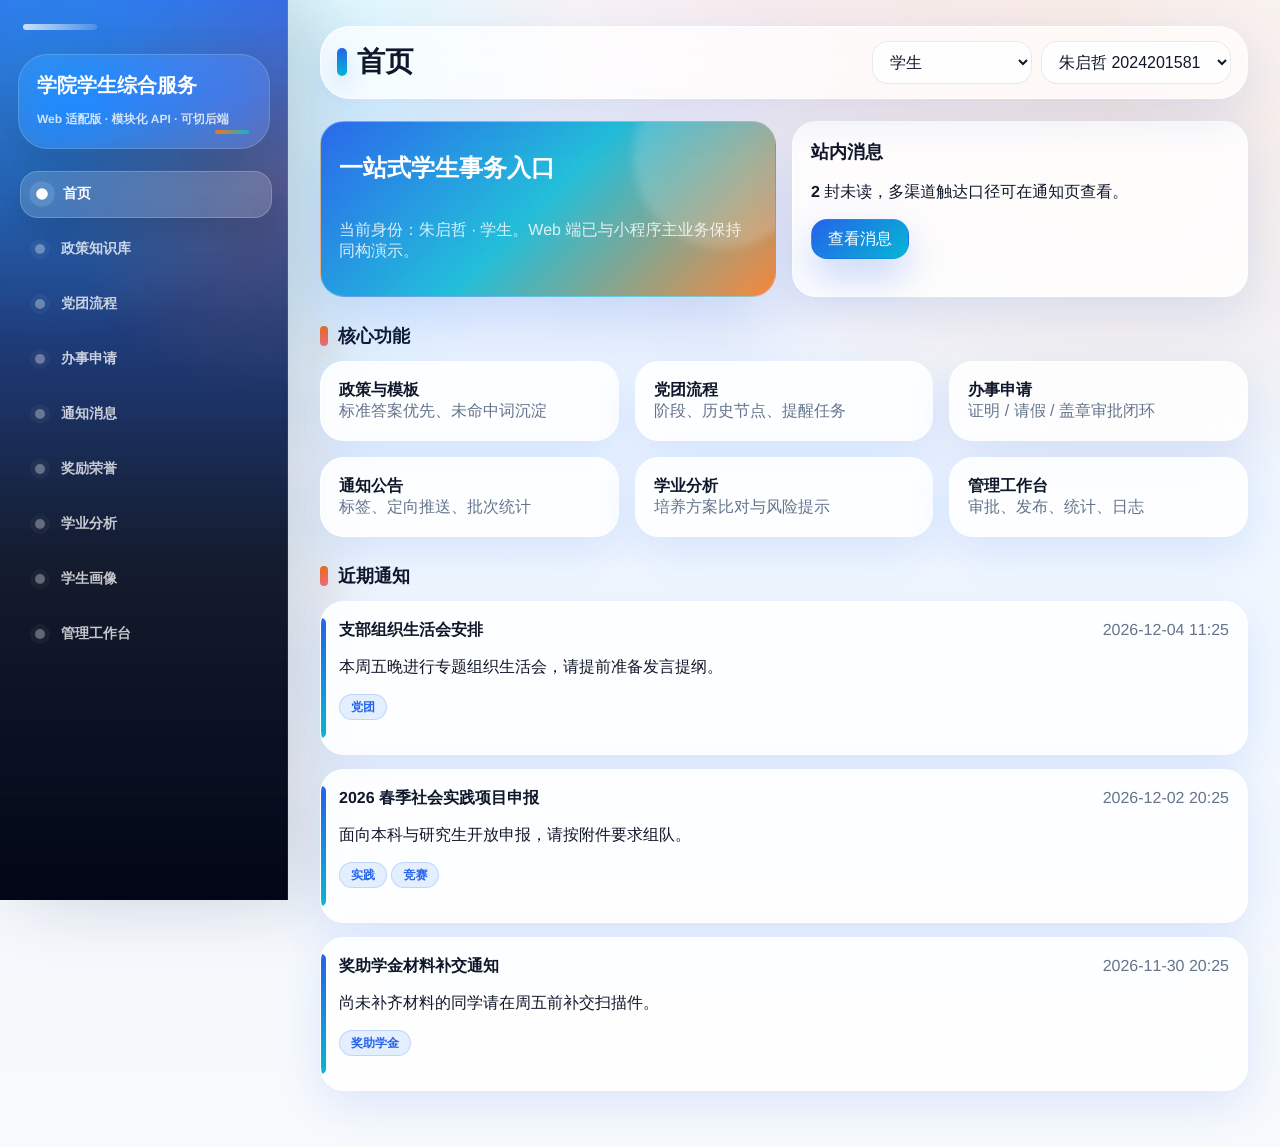
<file: web/index.html>
<!doctype html>
<html lang="zh-CN">
  <head>
    <meta charset="UTF-8" />
    <meta name="viewport" content="width=device-width, initial-scale=1.0" />
    <title>学院学生综合服务与党团管理平台</title>
    <link rel="stylesheet" href="./styles.css" />
  </head>
  <body>
    <div id="app"></div>
    <script type="module" src="./src/app.js"></script>
  </body>
</html>
</file>
<file: web/styles.css>
:root {
  color-scheme: light;
  --bg: #eef6ff;
  --bg-2: #f8fafc;
  --surface: rgba(255, 255, 255, 0.86);
  --surface-strong: #ffffff;
  --surface-soft: rgba(239, 246, 255, 0.84);
  --surface-red: rgba(239, 246, 255, 0.88);
  --primary: #2563eb;
  --primary-strong: #1d4ed8;
  --primary-soft: #dbeafe;
  --accent: #f97316;
  --accent-soft: #fff7ed;
  --cyan: #06b6d4;
  --rose: #fb7185;
  --party-red: #d92d20;
  --text: #0f172a;
  --muted: #64748b;
  --border: rgba(148, 163, 184, 0.22);
  --border-strong: rgba(148, 163, 184, 0.36);
  --danger: #d92d20;
  --warning: #f97316;
  --success: #059669;
  --info: #2563eb;
  --shadow: 0 24px 70px rgba(15, 23, 42, 0.14);
  --shadow-soft: 0 16px 46px rgba(37, 99, 235, 0.12);
  --shadow-tiny: 0 8px 22px rgba(15, 23, 42, 0.08);
  --radius-lg: 18px;
  --radius-xl: 24px;
  --radius-2xl: 30px;
  --glass: rgba(255, 255, 255, 0.72);
  --glass-border: rgba(255, 255, 255, 0.68);
}

* {
  box-sizing: border-box;
}

*::selection {
  background: rgba(37, 99, 235, 0.16);
}

html {
  min-width: 320px;
  background: var(--bg);
  scroll-behavior: smooth;
}

body {
  min-height: 100vh;
  margin: 0;
  color: var(--text);
  background:
    radial-gradient(circle at 11% 4%, rgba(34, 211, 238, 0.22), transparent 28%),
    radial-gradient(circle at 88% 12%, rgba(249, 115, 22, 0.14), transparent 26%),
    radial-gradient(circle at 60% 0%, rgba(217, 45, 32, 0.08), transparent 30%),
    linear-gradient(180deg, #f8fbff 0%, var(--bg) 42%, #f8fafc 100%);
  font-family: Inter, "SF Pro Display", -apple-system, BlinkMacSystemFont, "Segoe UI", "PingFang SC", "Microsoft YaHei", sans-serif;
  -webkit-font-smoothing: antialiased;
  text-rendering: geometricPrecision;
}

button,
input,
select,
textarea {
  font: inherit;
}

button {
  min-height: 40px;
  border: 1px solid rgba(37, 99, 235, 0.18);
  border-radius: 16px;
  padding: 0 16px;
  background:
    linear-gradient(180deg, rgba(255, 255, 255, 0.94), rgba(248, 250, 252, 0.88));
  color: var(--text);
  cursor: pointer;
  box-shadow: 0 8px 20px rgba(15, 23, 42, 0.06);
  transition:
    transform 0.22s cubic-bezier(.2,.9,.2,1.15),
    box-shadow 0.22s ease,
    border-color 0.22s ease,
    background 0.22s ease,
    color 0.22s ease;
}

button:hover:not(:disabled) {
  border-color: rgba(37, 99, 235, 0.38);
  box-shadow: 0 16px 34px rgba(37, 99, 235, 0.14);
  transform: translateY(-2px);
}

button:active:not(:disabled) {
  transform: scale(0.96);
}

button.primary {
  border-color: transparent;
  background: linear-gradient(135deg, var(--primary), var(--cyan));
  color: #fff;
  box-shadow: 0 18px 38px rgba(37, 99, 235, 0.26);
}

button.danger {
  border-color: rgba(217, 45, 32, 0.24);
  background: linear-gradient(180deg, #fff, #fff4f2);
  color: var(--danger);
}

button:disabled {
  opacity: 0.55;
  cursor: not-allowed;
  transform: none;
}

input,
select,
textarea {
  width: 100%;
  border: 1px solid var(--border);
  border-radius: 16px;
  padding: 11px 13px;
  background: rgba(255, 255, 255, 0.82);
  color: var(--text);
  outline: none;
  box-shadow: inset 0 1px 0 rgba(255, 255, 255, 0.82);
  transition:
    border-color 0.18s ease,
    box-shadow 0.18s ease,
    background 0.18s ease,
    transform 0.18s ease;
}

input:focus,
select:focus,
textarea:focus {
  border-color: rgba(37, 99, 235, 0.58);
  background: rgba(255, 255, 255, 0.96);
  box-shadow: 0 0 0 4px rgba(37, 99, 235, 0.12), inset 0 1px 0 rgba(255, 255, 255, 0.9);
}

input:disabled,
select:disabled,
textarea:disabled {
  background: rgba(226, 232, 240, 0.58);
  color: var(--muted);
}

input[type="checkbox"],
input[type="radio"] {
  width: auto;
  accent-color: var(--primary);
}

textarea {
  min-height: 104px;
  resize: vertical;
}

a {
  color: var(--primary);
  font-weight: 700;
  text-decoration: none;
}

a:hover {
  color: var(--primary-strong);
}

pre {
  overflow: auto;
  border: 1px solid rgba(15, 23, 42, 0.08);
  border-radius: 20px;
  padding: 14px;
  background: #101827;
  color: #e0f2fe;
  box-shadow: inset 0 1px 0 rgba(255, 255, 255, 0.08);
}

.shell {
  display: grid;
  grid-template-columns: 288px minmax(0, 1fr);
  min-height: 100vh;
}

.sidebar {
  position: sticky;
  top: 0;
  height: 100vh;
  padding: 24px 18px;
  color: #fff;
  overflow: auto;
  background:
    radial-gradient(circle at 18% 10%, rgba(34, 211, 238, 0.26), transparent 30%),
    radial-gradient(circle at 94% 20%, rgba(249, 115, 22, 0.22), transparent 28%),
    linear-gradient(180deg, rgba(37, 99, 235, 0.94), rgba(15, 23, 42, 0.98) 62%, #020617);
  box-shadow: inset -1px 0 0 rgba(255, 255, 255, 0.08), 22px 0 70px rgba(15, 23, 42, 0.16);
}

.sidebar::before {
  display: block;
  width: 74px;
  height: 6px;
  margin: 0 0 24px 5px;
  border-radius: 999px;
  background: linear-gradient(90deg, #fff, rgba(255, 255, 255, 0.2));
  content: "";
  opacity: 0.76;
}

.brand {
  position: relative;
  margin-bottom: 22px;
  border: 1px solid rgba(255, 255, 255, 0.16);
  border-radius: var(--radius-2xl);
  padding: 18px;
  background: rgba(255, 255, 255, 0.1);
  box-shadow: 0 24px 52px rgba(0, 0, 0, 0.16);
  backdrop-filter: blur(24px) saturate(150%);
}

.brand::after {
  position: absolute;
  right: 20px;
  bottom: 14px;
  width: 34px;
  height: 4px;
  border-radius: 999px;
  background: linear-gradient(90deg, var(--accent), var(--cyan));
  content: "";
}

.brand-title {
  max-width: 210px;
  font-size: 20px;
  font-weight: 900;
  line-height: 1.32;
  letter-spacing: 0;
}

.brand-sub {
  margin-top: 10px;
  color: rgba(255, 255, 255, 0.78);
  font-size: 12px;
  font-weight: 650;
  line-height: 1.7;
}

.nav {
  display: grid;
  gap: 8px;
}

.nav a {
  position: relative;
  display: block;
  min-height: 46px;
  border: 1px solid transparent;
  border-radius: 18px;
  padding: 13px 14px 13px 42px;
  color: rgba(255, 255, 255, 0.76);
  font-size: 14px;
  font-weight: 800;
  text-decoration: none;
  transition:
    transform 0.22s cubic-bezier(.2,.9,.2,1.12),
    background 0.22s ease,
    color 0.22s ease,
    border-color 0.22s ease,
    box-shadow 0.22s ease;
}

.nav a::before {
  position: absolute;
  top: 50%;
  left: 16px;
  width: 10px;
  height: 10px;
  border-radius: 999px;
  background: rgba(255, 255, 255, 0.34);
  box-shadow: 0 0 0 5px rgba(255, 255, 255, 0.04);
  transform: translateY(-50%);
  content: "";
  transition: background 0.22s ease, transform 0.22s ease, box-shadow 0.22s ease;
}

.nav a.active,
.nav a:hover {
  border-color: rgba(255, 255, 255, 0.2);
  background: rgba(255, 255, 255, 0.16);
  color: #fff;
  box-shadow: 0 16px 36px rgba(0, 0, 0, 0.16);
  transform: translateX(2px);
}

.nav a.active::before {
  background: #fff;
  box-shadow: 0 0 0 6px rgba(255, 255, 255, 0.12), 0 0 24px rgba(34, 211, 238, 0.72);
  transform: translateY(-50%) scale(1.16);
}

.main {
  min-width: 0;
  padding: 26px 32px 56px;
}

.topbar {
  position: sticky;
  top: 16px;
  z-index: 12;
  display: flex;
  align-items: center;
  justify-content: space-between;
  gap: 18px;
  margin-bottom: 22px;
  border: 1px solid var(--glass-border);
  border-radius: var(--radius-2xl);
  padding: 14px 16px;
  background: rgba(255, 255, 255, 0.74);
  box-shadow: var(--shadow-soft);
  backdrop-filter: blur(24px) saturate(160%);
  -webkit-backdrop-filter: blur(24px) saturate(160%);
}

.page-title {
  margin: 0;
  color: var(--text);
  font-size: clamp(22px, 2.2vw, 30px);
  font-weight: 900;
  letter-spacing: 0;
}

.page-title::before {
  display: inline-block;
  width: 10px;
  height: 28px;
  margin-right: 10px;
  border-radius: 999px;
  background: linear-gradient(180deg, var(--primary), var(--cyan));
  vertical-align: -5px;
  content: "";
  box-shadow: 0 10px 24px rgba(37, 99, 235, 0.28);
}

.session-panel {
  display: flex;
  align-items: center;
  justify-content: flex-end;
  gap: 9px;
  flex-wrap: wrap;
}

.session-panel input,
.session-panel select {
  width: auto;
  min-width: 142px;
}

.view-stage {
  animation: fade-up 0.52s cubic-bezier(.2,.8,.2,1) both;
}

.grid {
  display: grid;
  gap: 16px;
}

.grid.cols-2 {
  grid-template-columns: repeat(2, minmax(0, 1fr));
}

.grid.cols-3 {
  grid-template-columns: repeat(3, minmax(0, 1fr));
}

.grid.cols-4 {
  grid-template-columns: repeat(4, minmax(0, 1fr));
}

.card {
  position: relative;
  border: 1px solid rgba(255, 255, 255, 0.78);
  border-radius: var(--radius-xl);
  padding: 18px;
  background: var(--surface);
  box-shadow: var(--shadow-soft);
  backdrop-filter: blur(18px) saturate(145%);
  -webkit-backdrop-filter: blur(18px) saturate(145%);
  transition:
    transform 0.26s ease,
    box-shadow 0.26s ease,
    border-color 0.26s ease,
    background 0.26s ease;
}

.card:hover {
  border-color: rgba(37, 99, 235, 0.22);
  box-shadow: 0 24px 56px rgba(37, 99, 235, 0.16);
  transform: translateY(-3px);
}

.card[role="button"],
button.card {
  text-align: left;
}

.card h2,
.card h3,
.card h4 {
  margin-top: 0;
  letter-spacing: 0;
}

.card h2 {
  font-size: 24px;
  line-height: 1.25;
}

.card h3 {
  font-size: 18px;
  line-height: 1.35;
}

.hero {
  min-height: 176px;
  display: flex;
  flex-direction: column;
  justify-content: flex-end;
  overflow: hidden;
  border-color: rgba(255, 255, 255, 0.28);
  background:
    linear-gradient(135deg, rgba(37, 99, 235, 0.96), rgba(6, 182, 212, 0.88) 48%, rgba(249, 115, 22, 0.84)),
    radial-gradient(circle at 82% 18%, rgba(255, 255, 255, 0.3), transparent 22%);
  color: #fff;
  box-shadow: 0 26px 68px rgba(37, 99, 235, 0.22);
}

.hero::after {
  position: absolute;
  top: -54px;
  right: -38px;
  width: 180px;
  height: 180px;
  border-radius: 999px;
  background: rgba(255, 255, 255, 0.16);
  filter: blur(4px);
  content: "";
}

.hero .muted {
  color: rgba(255, 255, 255, 0.82);
}

.muted {
  color: var(--muted);
}

.section-title {
  margin: 28px 0 12px;
  color: var(--text);
  font-size: 18px;
  font-weight: 900;
  letter-spacing: 0;
}

.section-title::before {
  display: inline-block;
  width: 8px;
  height: 20px;
  margin-right: 10px;
  border-radius: 999px;
  background: linear-gradient(180deg, var(--accent), var(--rose));
  vertical-align: -4px;
  content: "";
  box-shadow: 0 10px 24px rgba(249, 115, 22, 0.24);
}

.stack {
  display: grid;
  gap: 14px;
}

.stack.compact {
  gap: 8px;
}

.row {
  display: flex;
  align-items: center;
  gap: 10px;
}

.row.between {
  justify-content: space-between;
}

.row.wrap {
  flex-wrap: wrap;
}

.row input,
.row select {
  width: auto;
  min-width: 132px;
}

.toolbar {
  display: grid;
  grid-template-columns: minmax(0, 1fr) 180px auto;
  gap: 12px;
  margin-bottom: 16px;
}

.toolbar.row,
.toolbar.row.wrap {
  display: flex;
  align-items: center;
  flex-wrap: wrap;
}

.tag {
  display: inline-flex;
  align-items: center;
  min-height: 26px;
  border: 1px solid rgba(37, 99, 235, 0.18);
  border-radius: 999px;
  padding: 0 11px;
  background: rgba(219, 234, 254, 0.78);
  color: var(--primary);
  font-size: 12px;
  font-weight: 800;
  line-height: 1;
  white-space: nowrap;
}

.tag.gray {
  border-color: rgba(100, 116, 139, 0.16);
  background: rgba(241, 245, 249, 0.82);
  color: var(--muted);
}

.tag.green {
  border-color: rgba(5, 150, 105, 0.18);
  background: rgba(236, 253, 245, 0.88);
  color: var(--success);
}

.tag.orange {
  border-color: rgba(249, 115, 22, 0.24);
  background: var(--accent-soft);
  color: var(--warning);
}

.item-title {
  margin: 0 0 8px;
  font-size: 17px;
  line-height: 1.45;
}

.kv {
  display: grid;
  grid-template-columns: 104px minmax(0, 1fr);
  gap: 10px;
  padding: 11px 0;
  border-bottom: 1px solid rgba(148, 163, 184, 0.16);
}

.kv:last-child {
  border-bottom: 0;
}

.k {
  color: var(--muted);
  font-weight: 750;
}

.timeline {
  display: grid;
  gap: 10px;
}

.step {
  display: grid;
  grid-template-columns: 30px minmax(0, 1fr);
  gap: 12px;
  border: 1px solid transparent;
  border-radius: 18px;
  padding: 10px;
  transition: background 0.22s ease, border-color 0.22s ease, transform 0.22s ease;
}

.step:hover {
  transform: translateX(2px);
}

.step.current {
  border-color: rgba(37, 99, 235, 0.18);
  background: rgba(219, 234, 254, 0.72);
}

.dot {
  position: relative;
  width: 16px;
  height: 16px;
  margin-top: 4px;
  border: 3px solid #cbd5e1;
  border-radius: 50%;
  background: #fff;
}

.dot::after {
  position: absolute;
  top: 13px;
  left: 50%;
  width: 2px;
  height: 38px;
  border-radius: 999px;
  background: rgba(148, 163, 184, 0.18);
  transform: translateX(-50%);
  content: "";
}

.step:last-child .dot::after {
  display: none;
}

.step.done .dot {
  border-color: var(--success);
  background: #ecfdf5;
}

.step.current .dot {
  border-color: var(--primary);
  background: #fff;
  box-shadow: 0 0 0 6px rgba(37, 99, 235, 0.12);
}

.step.current .step-name {
  color: var(--primary-strong);
  font-weight: 900;
}

.table-wrap {
  border: 1px solid rgba(255, 255, 255, 0.72);
  border-radius: var(--radius-xl);
  background: rgba(255, 255, 255, 0.82);
  box-shadow: var(--shadow-soft);
  overflow: auto;
  backdrop-filter: blur(18px);
}

.table {
  width: 100%;
  border-collapse: collapse;
}

.table th,
.table td {
  border-bottom: 1px solid rgba(148, 163, 184, 0.16);
  padding: 12px 11px;
  text-align: left;
  vertical-align: top;
}

.table th {
  position: sticky;
  top: 0;
  z-index: 1;
  background: rgba(248, 250, 252, 0.96);
  color: #475569;
  font-weight: 900;
  backdrop-filter: blur(14px);
}

.table tr {
  transition: background 0.18s ease;
}

.table tr:hover td {
  background: rgba(239, 246, 255, 0.66);
}

.notice {
  overflow: hidden;
}

.notice::before {
  position: absolute;
  top: 16px;
  bottom: 16px;
  left: 0;
  width: 5px;
  border-radius: 0 999px 999px 0;
  background: linear-gradient(180deg, var(--primary), var(--cyan));
  content: "";
}

.form-grid {
  display: grid;
  grid-template-columns: repeat(2, minmax(0, 1fr));
  gap: 14px;
}

.span-2 {
  grid-column: 1 / -1;
}

.empty {
  padding: 34px;
  text-align: center;
  color: var(--muted);
}

.empty::before {
  display: block;
  width: 46px;
  height: 46px;
  margin: 0 auto 12px;
  border-radius: 18px;
  background:
    radial-gradient(circle at 35% 35%, #fff, transparent 34%),
    linear-gradient(135deg, rgba(37, 99, 235, 0.18), rgba(6, 182, 212, 0.18));
  content: "";
}

.mobile-tabs {
  display: none;
}

.toast {
  position: fixed;
  right: 22px;
  bottom: 22px;
  z-index: 40;
  max-width: min(430px, calc(100vw - 44px));
  border: 1px solid rgba(255, 255, 255, 0.18);
  border-radius: 20px;
  padding: 13px 16px;
  background: rgba(15, 23, 42, 0.88);
  color: #fff;
  box-shadow: var(--shadow);
  backdrop-filter: blur(18px);
  animation: toast-in 0.28s cubic-bezier(.2,.9,.2,1.12) both;
}

iframe.card,
iframe {
  border-radius: var(--radius-xl);
}

@media (prefers-reduced-motion: reduce) {
  *,
  *::before,
  *::after {
    scroll-behavior: auto !important;
    transition-duration: 0.01ms !important;
    animation-duration: 0.01ms !important;
    animation-iteration-count: 1 !important;
  }
}

@keyframes fade-up {
  from {
    opacity: 0;
    transform: translateY(16px) scale(0.99);
  }
  to {
    opacity: 1;
    transform: translateY(0) scale(1);
  }
}

@keyframes toast-in {
  from {
    opacity: 0;
    transform: translateY(10px) scale(0.97);
  }
  to {
    opacity: 1;
    transform: translateY(0) scale(1);
  }
}

@media (max-width: 1180px) {
  .shell {
    grid-template-columns: 248px minmax(0, 1fr);
  }

  .grid.cols-4,
  .grid.cols-3 {
    grid-template-columns: repeat(2, minmax(0, 1fr));
  }
}

@media (max-width: 880px) {
  body {
    background:
      radial-gradient(circle at 10% 0%, rgba(34, 211, 238, 0.2), transparent 28%),
      radial-gradient(circle at 90% 8%, rgba(249, 115, 22, 0.12), transparent 26%),
      linear-gradient(180deg, #f8fbff 0%, #eef6ff 100%);
  }

  .shell {
    display: block;
  }

  .sidebar {
    display: none;
  }

  .main {
    padding: 12px 12px 96px;
  }

  .topbar {
    top: 10px;
    align-items: stretch;
    flex-direction: column;
    gap: 12px;
    margin-bottom: 16px;
    border-radius: 28px;
    padding: 13px;
  }

  .page-title {
    font-size: 22px;
  }

  .page-title::before {
    height: 24px;
  }

  .session-panel {
    display: grid;
    grid-template-columns: 1fr 1fr;
    width: 100%;
  }

  .session-panel input,
  .session-panel select,
  .session-panel button,
  .row input,
  .row select {
    width: 100%;
    min-width: 0;
  }

  .grid.cols-2,
  .grid.cols-3,
  .grid.cols-4,
  .form-grid,
  .toolbar {
    grid-template-columns: 1fr;
  }

  .row.between {
    align-items: stretch;
    flex-direction: column;
  }

  .row.wrap {
    align-items: stretch;
  }

  .row.wrap button {
    flex: 1 1 auto;
  }

  .card {
    border-radius: 24px;
    padding: 16px;
  }

  .hero {
    min-height: 162px;
  }

  .mobile-tabs {
    position: fixed;
    right: 12px;
    bottom: 14px;
    left: 12px;
    z-index: 30;
    display: grid;
    grid-template-columns: repeat(5, 1fr);
    min-height: 66px;
    border: 1px solid rgba(255, 255, 255, 0.7);
    border-radius: 30px;
    padding: 7px;
    background: rgba(255, 255, 255, 0.72);
    box-shadow: 0 18px 46px rgba(15, 23, 42, 0.16);
    backdrop-filter: blur(24px) saturate(160%);
    -webkit-backdrop-filter: blur(24px) saturate(160%);
  }

  .mobile-tabs a {
    display: grid;
    place-items: center;
    border-radius: 22px;
    padding: 10px 4px;
    color: var(--muted);
    font-size: 12px;
    font-weight: 900;
    text-align: center;
    text-decoration: none;
    transition: transform 0.22s cubic-bezier(.2,.9,.2,1.12), color 0.22s ease, background 0.22s ease;
  }

  .mobile-tabs a:active {
    transform: scale(0.94);
  }

  .mobile-tabs a.active {
    background: linear-gradient(135deg, var(--primary), var(--cyan));
    color: #fff;
    box-shadow: 0 12px 28px rgba(37, 99, 235, 0.26);
    animation: tab-pop 0.46s cubic-bezier(.2,.9,.2,1.24);
  }

  .table {
    min-width: 760px;
  }
}

@keyframes tab-pop {
  0% {
    transform: scale(0.9);
  }
  56% {
    transform: scale(1.07);
  }
  100% {
    transform: scale(1);
  }
}

@media (prefers-color-scheme: dark) {
  :root {
    color-scheme: dark;
    --bg: #0f172a;
    --bg-2: #111827;
    --surface: rgba(15, 23, 42, 0.78);
    --surface-strong: #172033;
    --surface-soft: rgba(30, 41, 59, 0.74);
    --surface-red: rgba(30, 41, 59, 0.78);
    --text: #e5edf7;
    --muted: #9aa9bd;
    --border: rgba(148, 163, 184, 0.18);
    --border-strong: rgba(148, 163, 184, 0.26);
    --glass: rgba(15, 23, 42, 0.72);
    --glass-border: rgba(148, 163, 184, 0.18);
  }

  body {
    background:
      radial-gradient(circle at 11% 4%, rgba(34, 211, 238, 0.14), transparent 28%),
      radial-gradient(circle at 88% 12%, rgba(249, 115, 22, 0.1), transparent 26%),
      linear-gradient(180deg, #07111f 0%, #0f172a 100%);
  }

  input,
  select,
  textarea,
  button {
    background: rgba(15, 23, 42, 0.72);
    color: var(--text);
  }

  .topbar,
  .card,
  .table-wrap,
  .mobile-tabs {
    border-color: rgba(148, 163, 184, 0.18);
    background: rgba(15, 23, 42, 0.72);
  }

  .table th {
    background: rgba(15, 23, 42, 0.96);
    color: #cbd5e1;
  }

  .table tr:hover td {
    background: rgba(30, 41, 59, 0.72);
  }
}
</file>
